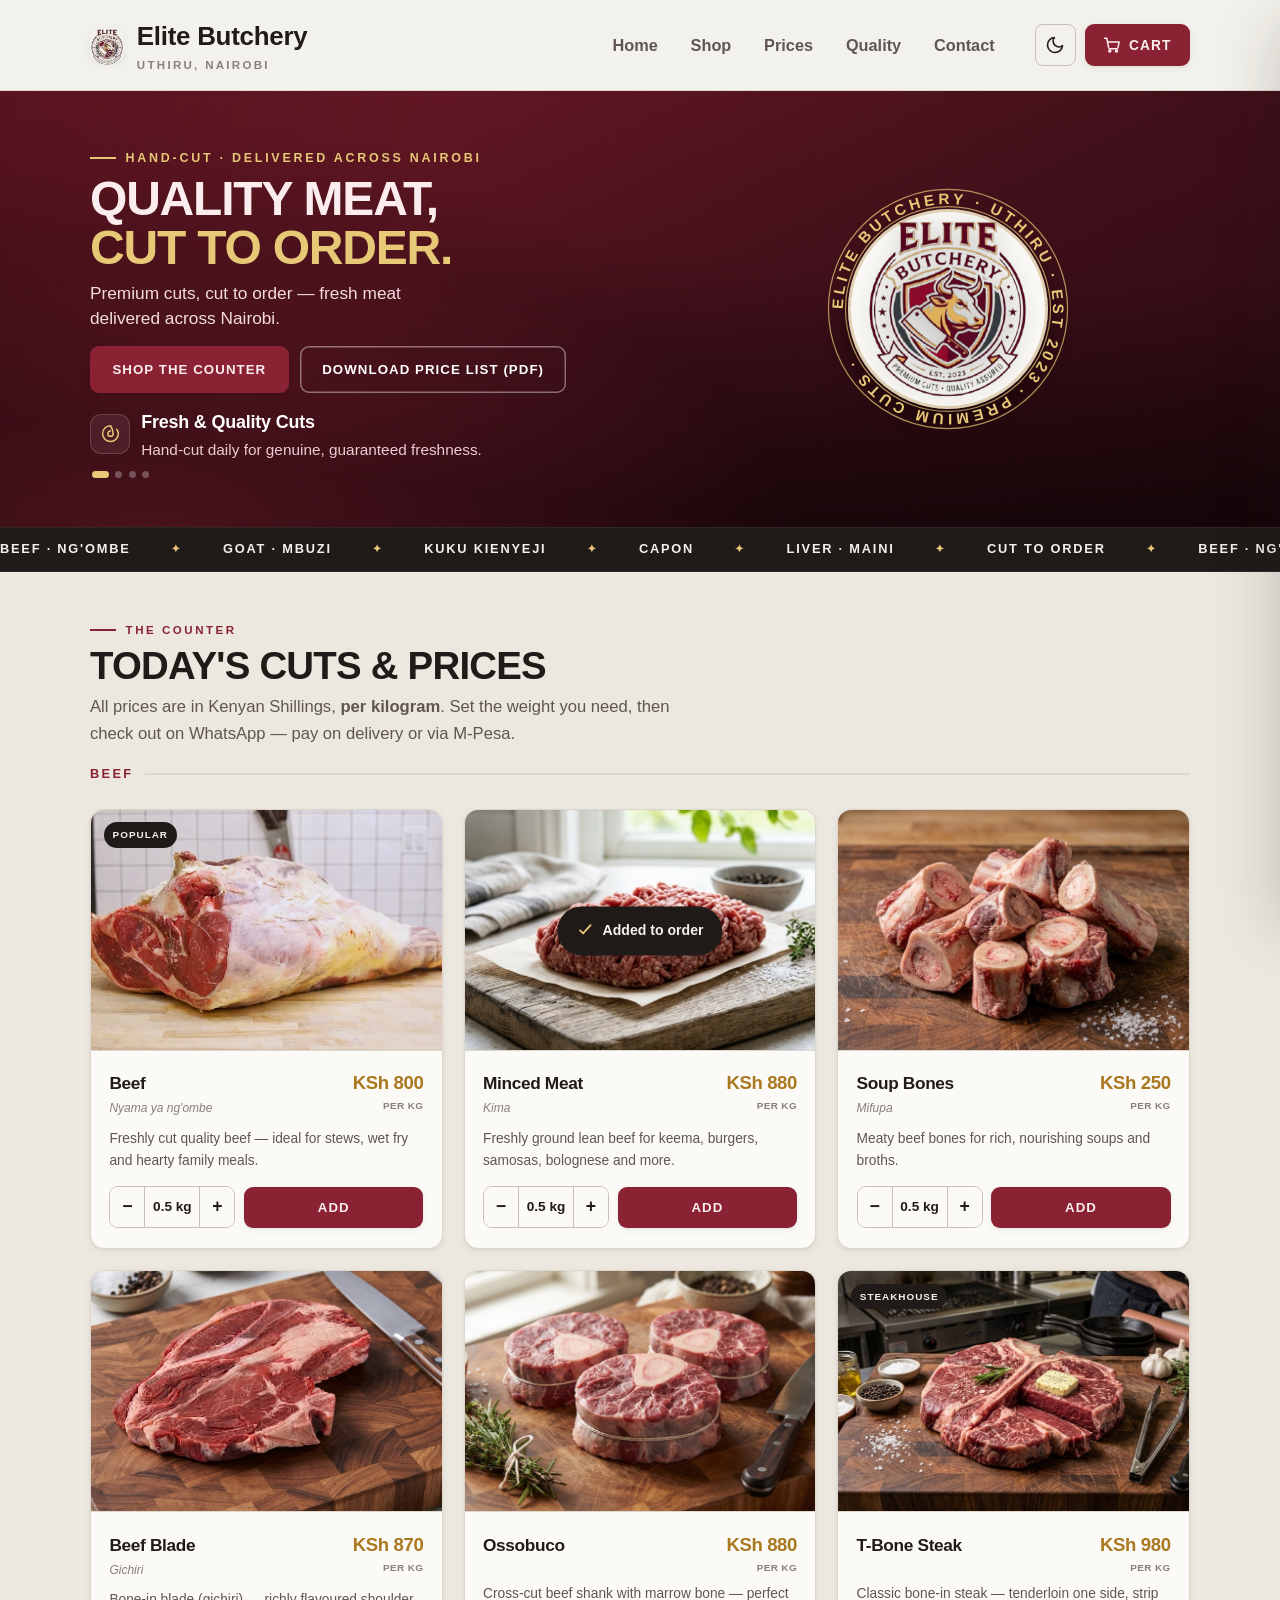
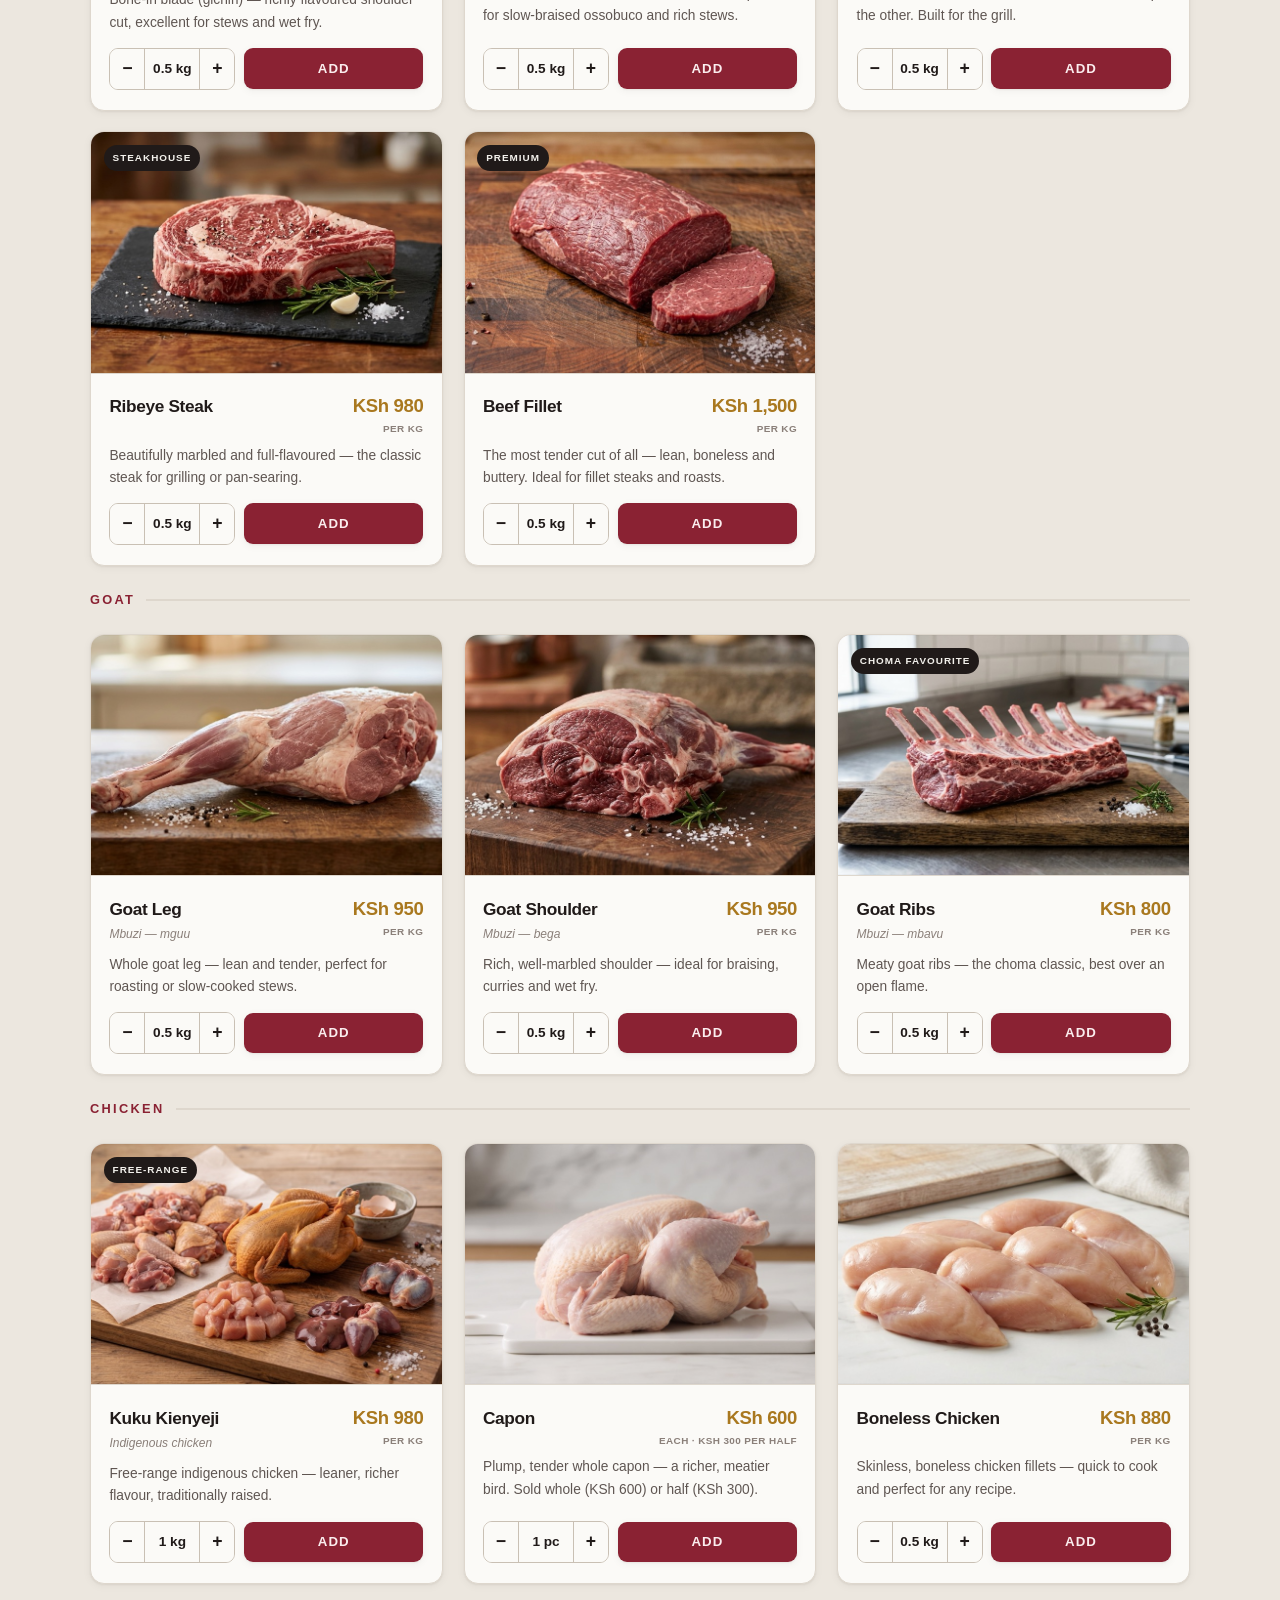
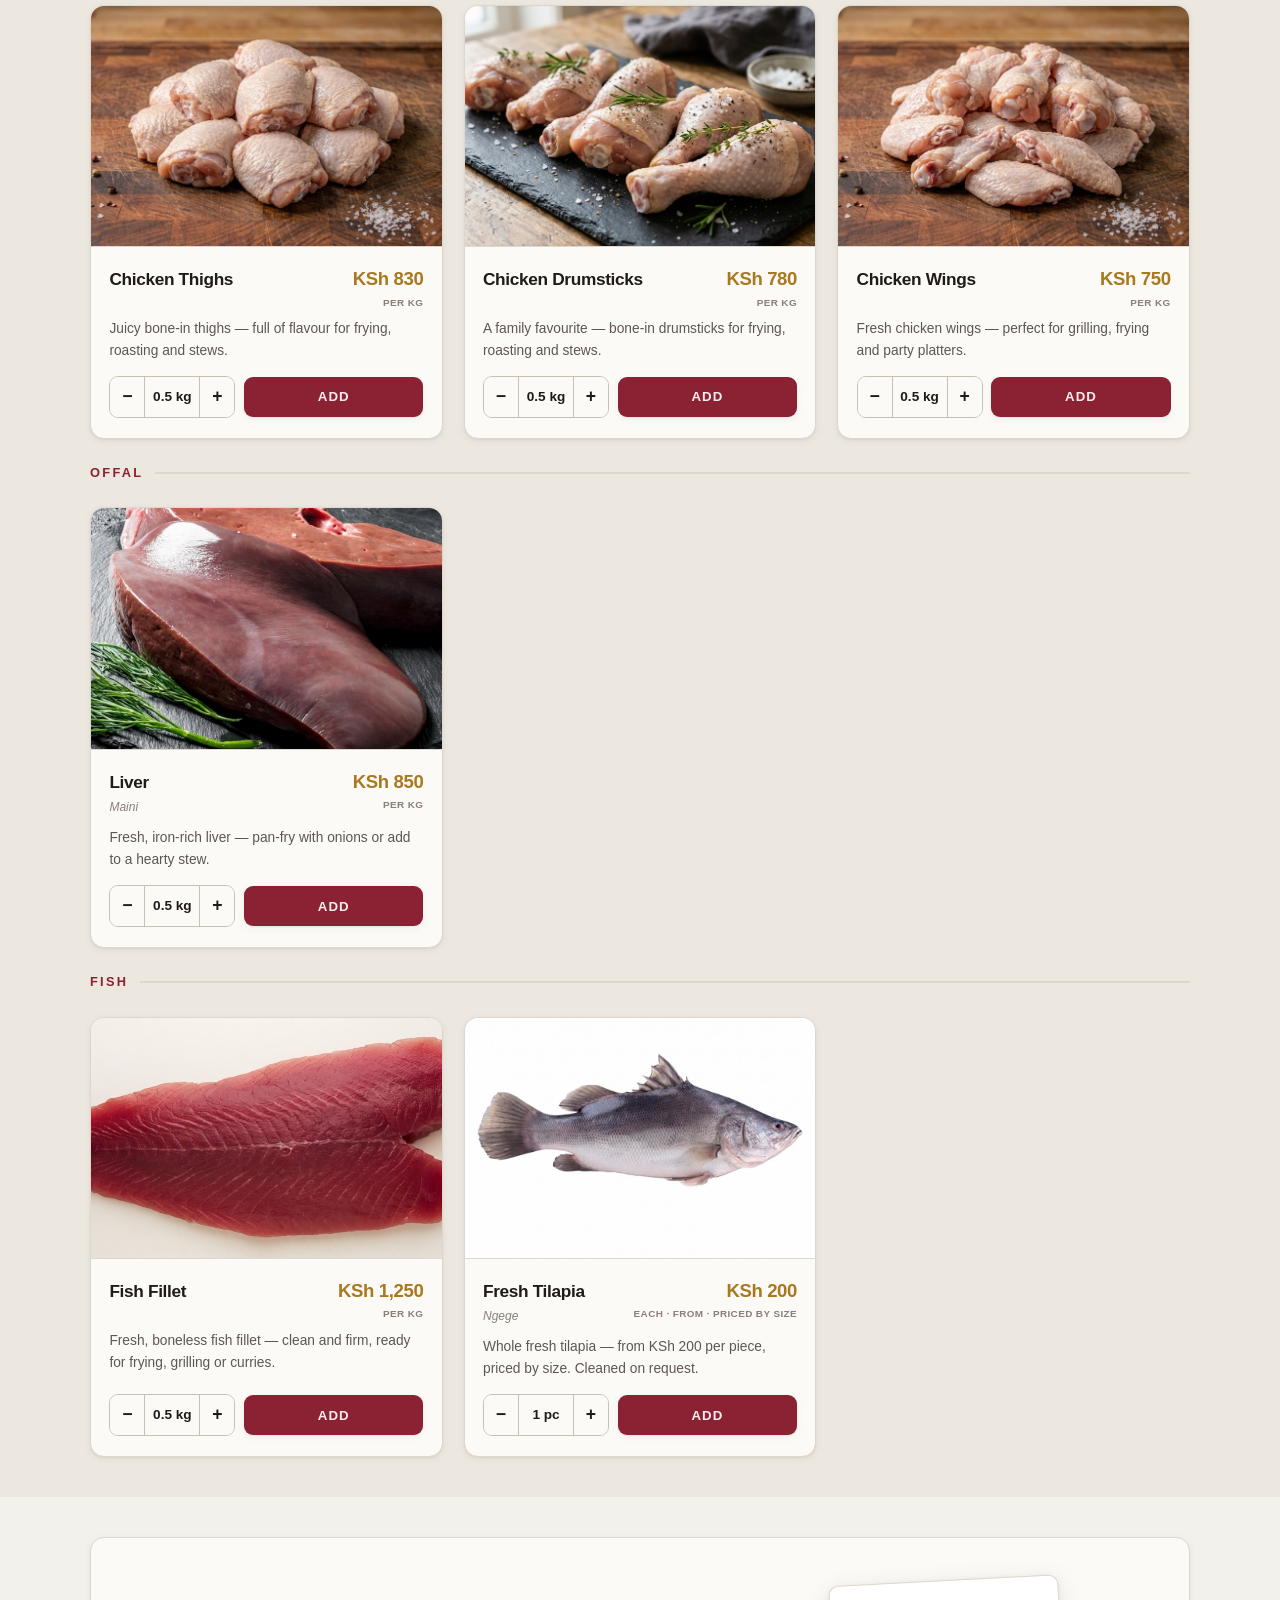
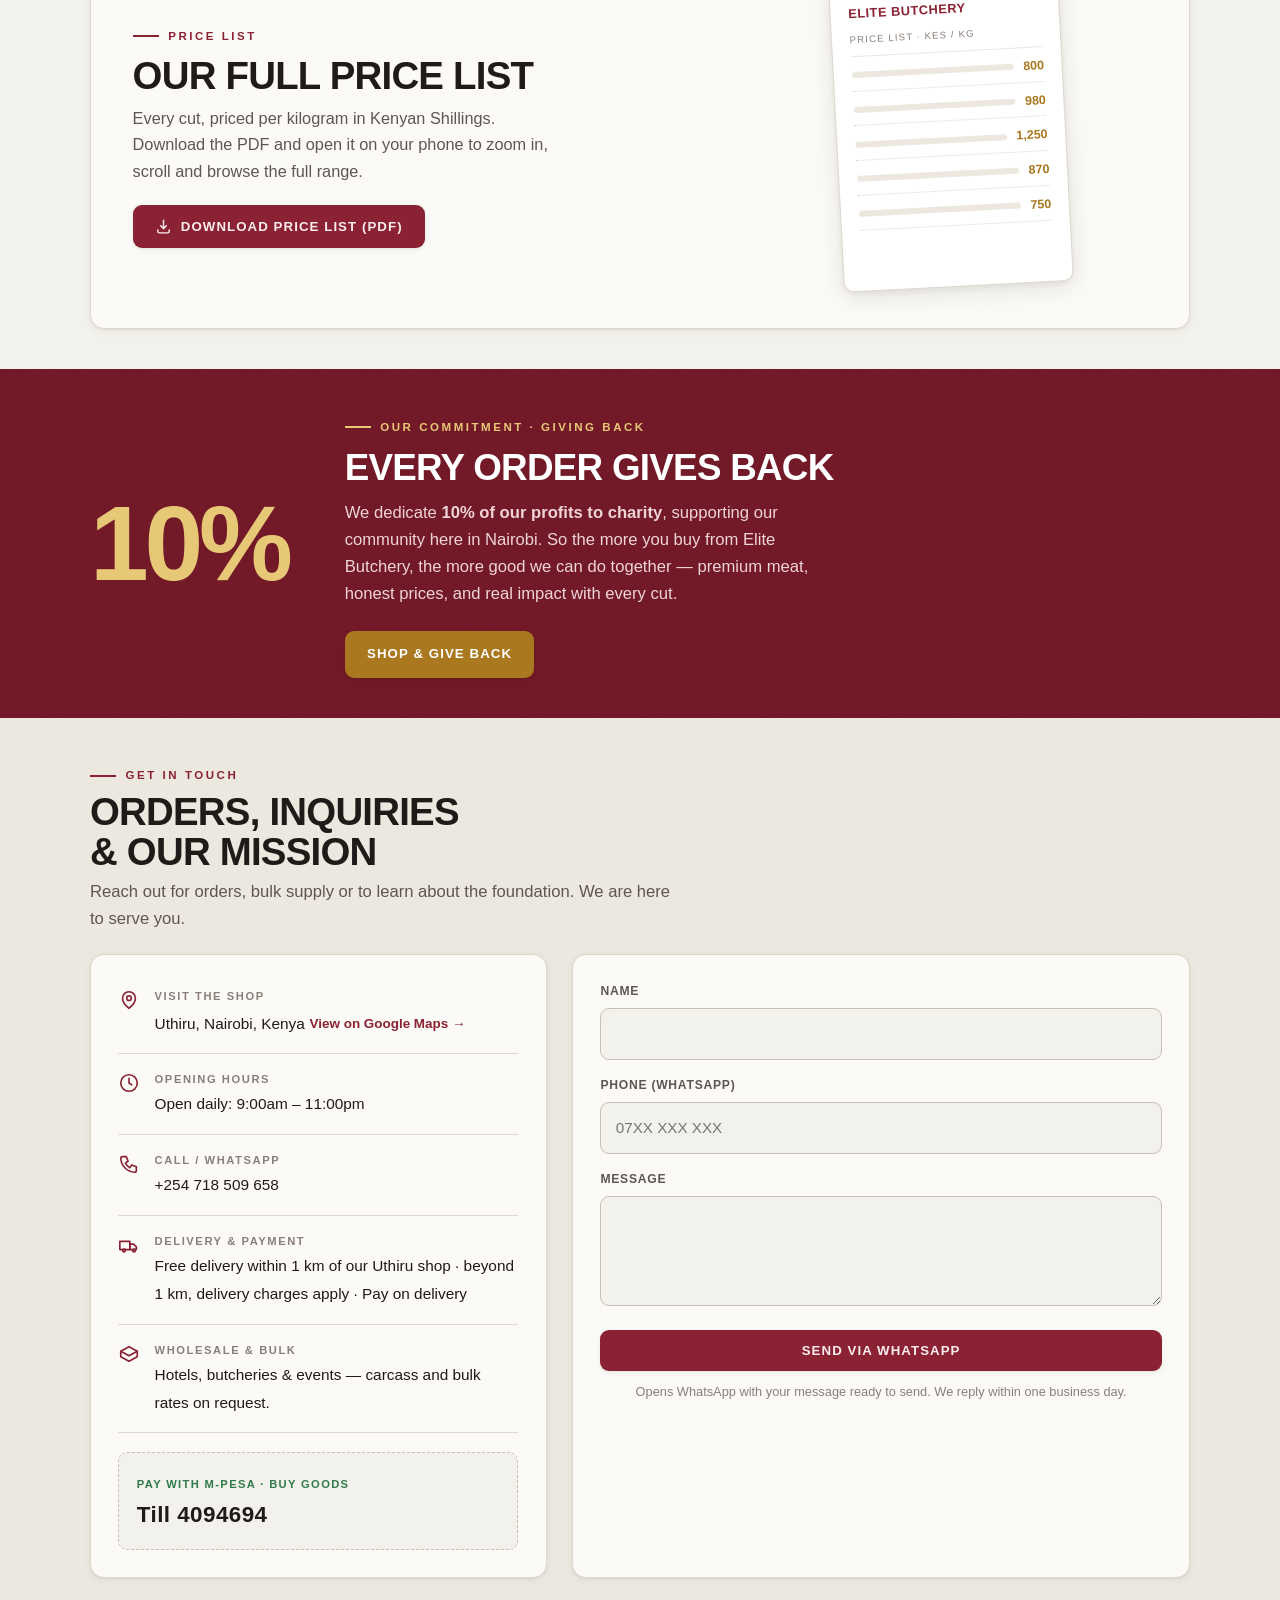
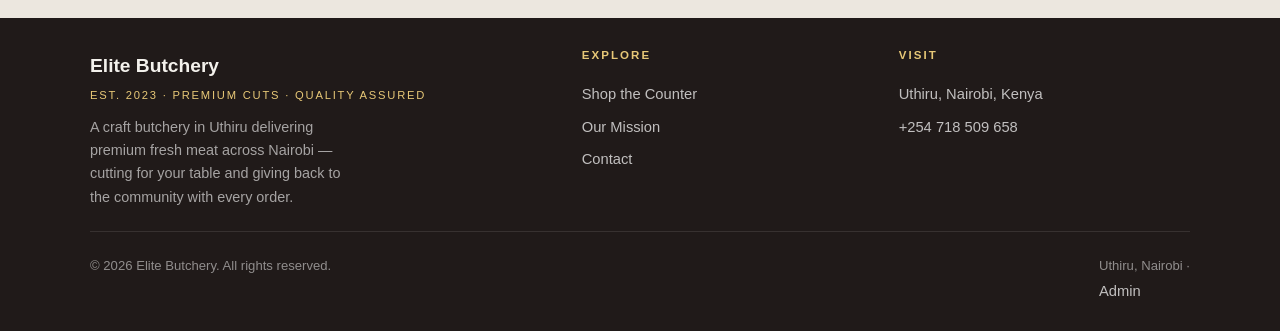
<file: index.html>
<!doctype html>
<html lang="en">
<head>
<meta charset="utf-8" />
<meta name="viewport" content="width=device-width, initial-scale=1" />
<title>Elite Butchery — Fresh Meat Delivery in Uthiru, Nairobi</title>
<meta name="description" content="Elite Butchery in Uthiru, Nairobi — fresh beef, goat, mutton, pork and chicken cut to order and delivered across Nairobi. Prices per kg in KES. Order via WhatsApp or M-Pesa." />
<meta name="theme-color" content="#8A2233" />
<meta property="og:title" content="Elite Butchery — Uthiru, Nairobi" />
<meta property="og:description" content="Fresh nyama, cut to order and delivered across Nairobi. Order via WhatsApp." />
<meta property="og:type" content="website" />
<link rel="icon" href="data:image/svg+xml,%3Csvg xmlns='http://www.w3.org/2000/svg' viewBox='0 0 100 100'%3E%3Ctext y='.9em' font-size='90'%3E%F0%9F%A5%A9%3C/text%3E%3C/svg%3E" />
<link rel="stylesheet" href="assets/css/styles.css" />
</head>
<body>
<a class="skip" href="#main">Skip to content</a>

<!-- HEADER -->
<header class="site">
  <div class="wrap bar">
    <a class="brand" href="#top" aria-label="Home">
      <span class="mark logo-mark" aria-hidden="true"><img src="assets/img/logo.png" alt="" /></span>
      <span><b data-biz="name">Elite Butchery</b><span class="tag" data-biz="location">Uthiru, Nairobi</span></span>
    </a>
    <nav class="main" id="nav">
      <a href="#top">Home</a>
      <a href="#shop">Shop</a>
      <a href="#pricelist">Prices</a>
      <a href="#mission">Quality</a>
      <a href="#contact">Contact</a>
    </nav>
    <div class="hdr-actions">
      <button class="iconbtn themetoggle" id="themeToggle" aria-label="Toggle dark mode" title="Toggle theme">
        <svg width="18" height="18" viewBox="0 0 24 24" fill="none" stroke="currentColor" stroke-width="2" stroke-linecap="round" stroke-linejoin="round"><path d="M21 12.8A9 9 0 1 1 11.2 3 7 7 0 0 0 21 12.8Z"/></svg>
      </button>
      <button class="btn cartbtn btn--sm" id="cartOpen" aria-label="Open cart">
        <svg width="18" height="18" viewBox="0 0 24 24" fill="none" stroke="currentColor" stroke-width="2" stroke-linecap="round" stroke-linejoin="round"><circle cx="9" cy="20" r="1.4"/><circle cx="18" cy="20" r="1.4"/><path d="M2 3h3l2.5 12.5A2 2 0 0 0 9.5 17H18a2 2 0 0 0 2-1.6L21.5 8H6"/></svg>
        <span class="label">Cart</span><span class="count num" id="cartCount">0</span>
      </button>
      <button class="iconbtn menutoggle" id="menuToggle" aria-label="Menu" aria-expanded="false">
        <svg width="20" height="20" viewBox="0 0 24 24" fill="none" stroke="currentColor" stroke-width="2" stroke-linecap="round"><path d="M3 6h18M3 12h18M3 18h18"/></svg>
      </button>
    </div>
  </div>
</header>

<main id="main"><a id="top"></a>

<!-- HERO -->
<section class="hero">
  <div class="wrap">
    <div class="hero-left">
      <span class="eyebrow">Hand-cut · Delivered across Nairobi</span>
      <h1>Quality Meat,<span class="em">Cut to Order.</span></h1>
      <p class="lede" data-biz="tagline">Premium cuts, cut to order — fresh meat delivered across Nairobi.</p>
      <div class="cta">
        <a class="btn" href="#shop">Shop the Counter</a>
        <button class="btn btn--ghost js-download-pdf" type="button">Download Price List (PDF)</button>
      </div>
      <div class="whycards" id="whycards" aria-label="Why Elite Butchery">
        <article class="whycard is-active">
          <span class="whyico"><svg viewBox="0 0 24 24" fill="none" stroke="currentColor" stroke-width="1.7" stroke-linecap="round" stroke-linejoin="round"><path d="M12 2C7 2 3 6 3 11a9 9 0 0 0 18 0c0-2-1-4-2-5"/><path d="M12 2c2 3 3 6 3 9a3 3 0 0 1-6 0c0-2 1-3 3-3"/></svg></span>
          <div><b>Fresh &amp; Quality Cuts</b><span>Hand-cut daily for genuine, guaranteed freshness.</span></div>
        </article>
        <article class="whycard">
          <span class="whyico"><svg viewBox="0 0 24 24" fill="none" stroke="currentColor" stroke-width="1.7" stroke-linecap="round" stroke-linejoin="round"><path d="M2 8h11v9H2z"/><path d="M13 11h4l3 3v3h-7z"/><circle cx="6" cy="18" r="1.6"/><circle cx="17" cy="18" r="1.6"/></svg></span>
          <div><b>Delivered Across Nairobi</b><span>Order on WhatsApp — free delivery within 1 km of Uthiru.</span></div>
        </article>
        <article class="whycard">
          <span class="whyico"><svg viewBox="0 0 24 24" fill="none" stroke="currentColor" stroke-width="1.7" stroke-linecap="round" stroke-linejoin="round"><path d="M12 3l7 3v5c0 4.5-3 8-7 10-4-2-7-5.5-7-10V6l7-3Z"/><path d="m9 12 2 2 4-4"/></svg></span>
          <div><b>Quality Assured</b><span>Hygienically handled — premium cuts you can trust.</span></div>
        </article>
        <article class="whycard">
          <span class="whyico"><svg viewBox="0 0 24 24" fill="none" stroke="currentColor" stroke-width="1.7" stroke-linecap="round" stroke-linejoin="round"><path d="M12 21s-7-4.5-9.5-9A5 5 0 0 1 12 6a5 5 0 0 1 9.5 6c-2.5 4.5-9.5 9-9.5 9Z"/></svg></span>
          <div><b>10% Gives Back</b><span>10% of our profits go to charity — the more you buy, the more good we do.</span></div>
        </article>
        <div class="whydots" aria-hidden="true"><i class="is-active"></i><i></i><i></i><i></i></div>
      </div>
    </div>
    <div class="heroart heroart--seal">
      <svg class="seal" viewBox="0 0 200 200" aria-hidden="true">
        <defs><path id="sealpath" d="M100,100 m-86,0 a86,86 0 1,1 172,0 a86,86 0 1,1 -172,0" fill="none"/></defs>
        <circle class="seal-ring" cx="100" cy="100" r="98"/>
        <circle class="seal-ring" cx="100" cy="100" r="84"/>
        <text class="seal-text"><textPath href="#sealpath" startOffset="0">ELITE BUTCHERY · UTHIRU · EST 2023 · PREMIUM CUTS · </textPath></text>
      </svg>
      <img class="hero-logo" src="assets/img/logo.png" alt="Elite Butchery — Premium Cuts, Quality Assured, Est. 2023" />
    </div>
  </div>
</section>

<div class="strip" aria-hidden="true">
  <div class="track">
    <span>Beef · Ng'ombe</span><span>Goat · Mbuzi</span><span>Kuku Kienyeji</span><span>Capon</span><span>Liver · Maini</span><span>Cut to order</span>
    <span>Beef · Ng'ombe</span><span>Goat · Mbuzi</span><span>Kuku Kienyeji</span><span>Capon</span><span>Liver · Maini</span><span>Cut to order</span>
  </div>
</div>

<!-- SHOP -->
<section id="shop">
  <div class="wrap">
    <div class="shop-top">
      <div class="sec-head reveal" style="margin-bottom:0">
        <span class="eyebrow">The Counter</span>
        <h2>Today's Cuts &amp; Prices</h2>
        <p>All prices are in Kenyan Shillings, <strong>per kilogram</strong>. Set the weight you need, then check out on WhatsApp — pay on delivery or via M-Pesa.</p>
      </div>
      <div class="updated num" id="updated"></div>
    </div>
    <div id="shopGrid"><!-- products injected, grouped by category --></div>
  </div>
</section>

<!-- PRICE LIST -->
<section id="pricelist">
  <div class="wrap">
    <div class="pricecard reveal">
      <div class="pricecard-body">
        <span class="eyebrow">Price list</span>
        <h2>Our Full Price List</h2>
        <p>Every cut, priced per kilogram in Kenyan Shillings. Download the PDF and open it on your phone to zoom in, scroll and browse the full range.</p>
        <div class="pricecard-actions">
          <button class="btn" id="downloadPrices" type="button">
            <svg width="17" height="17" viewBox="0 0 24 24" fill="none" stroke="currentColor" stroke-width="2" stroke-linecap="round" stroke-linejoin="round"><path d="M12 3v12m0 0 4-4m-4 4-4-4"/><path d="M4 17v2a2 2 0 0 0 2 2h12a2 2 0 0 0 2-2v-2"/></svg>
            Download Price List (PDF)
          </button>
          <span class="pricecard-note" id="pdfNote"></span>
        </div>
      </div>
      <div class="pricecard-visual" aria-hidden="true">
        <div class="pl-sheet">
          <span class="pl-sheet-title">ELITE BUTCHERY</span>
          <span class="pl-sheet-sub">Price List · KES / kg</span>
          <span class="pl-row"><i></i><b>800</b></span>
          <span class="pl-row"><i></i><b>980</b></span>
          <span class="pl-row"><i></i><b>1,250</b></span>
          <span class="pl-row"><i></i><b>870</b></span>
          <span class="pl-row"><i></i><b>750</b></span>
        </div>
      </div>
    </div>
  </div>
</section>

<!-- MISSION -->
<section id="mission">
  <div class="wrap">
    <div class="bignum reveal" aria-hidden="true">10%</div>
    <div class="reveal">
      <span class="eyebrow">Our commitment · Giving back</span>
      <h2>Every order gives back</h2>
      <p>We dedicate <strong>10% of our profits to charity</strong>, supporting our community here in Nairobi. So the more you buy from Elite Butchery, the more good we can do together — premium meat, honest prices, and real impact with every cut.</p>
      <a class="btn btn--brass" href="#shop">Shop &amp; Give Back</a>
    </div>
  </div>
</section>

<!-- CONTACT -->
<section id="contact">
  <div class="wrap">
    <div class="sec-head reveal">
      <span class="eyebrow">Get in touch</span>
      <h2>Orders, inquiries &amp; our mission</h2>
      <p>Reach out for orders, bulk supply or to learn about the foundation. We are here to serve you.</p>
    </div>
    <div class="contact-grid">
      <div class="infocard reveal">
        <div class="infoitem">
          <svg class="ico" viewBox="0 0 24 24" fill="none" stroke="currentColor" stroke-width="1.8" stroke-linecap="round" stroke-linejoin="round"><path d="M12 21s-7-5.5-7-11a7 7 0 0 1 14 0c0 5.5-7 11-7 11Z"/><circle cx="12" cy="10" r="2.5"/></svg>
          <div><b>Visit the shop</b><span data-biz="address">Uthiru, Nairobi, Kenya</span>
            <a class="maplink" data-biz-link="maps" href="#" target="_blank" rel="noopener">View on Google Maps →</a></div>
        </div>
        <div class="infoitem">
          <svg class="ico" viewBox="0 0 24 24" fill="none" stroke="currentColor" stroke-width="1.8" stroke-linecap="round" stroke-linejoin="round"><circle cx="12" cy="12" r="9"/><path d="M12 7v5l3 2"/></svg>
          <div><b>Opening hours</b><span data-biz="hours">Open daily: 9:00am – 11:00pm</span></div>
        </div>
        <div class="infoitem">
          <svg class="ico" viewBox="0 0 24 24" fill="none" stroke="currentColor" stroke-width="1.8" stroke-linecap="round" stroke-linejoin="round"><path d="M5 4h4l2 5-3 2a12 12 0 0 0 5 5l2-3 5 2v4a2 2 0 0 1-2 2A16 16 0 0 1 3 6a2 2 0 0 1 2-2Z"/></svg>
          <div><b>Call / WhatsApp</b><span><a data-biz-link="phone" href="#">+254 718 509 658</a></span></div>
        </div>
        <div class="infoitem">
          <svg class="ico" viewBox="0 0 24 24" fill="none" stroke="currentColor" stroke-width="1.8" stroke-linecap="round" stroke-linejoin="round"><path d="M2 8h11v9H2z"/><path d="M13 11h4l3 3v3h-7z"/><circle cx="6.5" cy="18" r="1.5"/><circle cx="17.5" cy="18" r="1.5"/></svg>
          <div><b>Delivery &amp; payment</b><span data-biz="deliveryNote">Free delivery available · Pay on delivery</span></div>
        </div>
        <div class="infoitem">
          <svg class="ico" viewBox="0 0 24 24" fill="none" stroke="currentColor" stroke-width="1.8" stroke-linecap="round" stroke-linejoin="round"><path d="M3 9l9-5 9 5-9 5-9-5Z"/><path d="M3 9v6l9 5 9-5V9"/></svg>
          <div><b>Wholesale &amp; bulk</b><span data-biz="wholesale">Hotels, butcheries &amp; events — carcass and bulk rates on request.</span></div>
        </div>
        <div class="mpesa" id="mpesaBlock" hidden>
          <b>Pay with M-Pesa · Buy Goods</b>
          <div class="till">Till <span data-biz="mpesaTill"></span></div>
        </div>
      </div>

      <form class="card2" id="contactForm" novalidate>
        <div class="field">
          <label for="cf-name">Name</label>
          <input id="cf-name" name="name" type="text" autocomplete="name" required />
          <div class="err">Please enter your name.</div>
        </div>
        <div class="field">
          <label for="cf-phone">Phone (WhatsApp)</label>
          <input id="cf-phone" name="phone" type="tel" inputmode="tel" autocomplete="tel" placeholder="07XX XXX XXX" required />
          <div class="err">Please enter a valid phone number.</div>
        </div>
        <div class="field">
          <label for="cf-msg">Message</label>
          <textarea id="cf-msg" name="message" required></textarea>
          <div class="err">Please add a short message.</div>
        </div>
        <button class="btn btn--block" type="submit">Send via WhatsApp</button>
        <p class="formnote">Opens WhatsApp with your message ready to send. We reply within one business day.</p>
        <div class="success" id="formSuccess" role="status">
          <svg viewBox="0 0 24 24" fill="none" stroke="currentColor" stroke-width="2" stroke-linecap="round" stroke-linejoin="round"><circle cx="12" cy="12" r="10"/><path d="m8 12 3 3 5-6"/></svg>
          Asante! We've opened WhatsApp — just tap send to reach us.
        </div>
      </form>
    </div>
  </div>
</section>
</main>

<!-- FOOTER -->
<footer class="site">
  <div class="wrap">
    <div class="cols">
      <div class="fbrand">
        <b data-biz="name">Elite Butchery</b>
        <span style="display:block;font-size:.7rem;letter-spacing:.16em;text-transform:uppercase;color:var(--brass-soft);margin-top:.3rem">Est. 2023 · Premium Cuts · Quality Assured</span>
        <p>A craft butchery in Uthiru delivering premium fresh meat across Nairobi — cutting for your table and giving back to the community with every order.</p>
      </div>
      <div>
        <h4>Explore</h4>
        <a href="#shop">Shop the Counter</a>
        <a href="#mission">Our Mission</a>
        <a href="#contact">Contact</a>
      </div>
      <div>
        <h4>Visit</h4>
        <a href="#contact" data-biz="address">Uthiru, Nairobi</a>
        <a data-biz-link="phone" href="#">+254 718 509 658</a>
      </div>
    </div>
    <div class="foot-bottom">
      <span>© <span id="year">2026</span> <span data-biz="name">Elite Butchery</span>. All rights reserved.</span>
      <span>Uthiru, Nairobi · <a href="admin.html">Admin</a></span>
    </div>
  </div>
</footer>

<!-- CART -->
<div class="scrim" id="scrim"></div>
<aside class="drawer" id="drawer" aria-label="Shopping cart" aria-hidden="true">
  <div class="dhead">
    <svg width="20" height="20" viewBox="0 0 24 24" fill="none" stroke="currentColor" stroke-width="2" stroke-linecap="round" stroke-linejoin="round"><circle cx="9" cy="20" r="1.4"/><circle cx="18" cy="20" r="1.4"/><path d="M2 3h3l2.5 12.5A2 2 0 0 0 9.5 17H18a2 2 0 0 0 2-1.6L21.5 8H6"/></svg>
    <h3>Your Order</h3>
    <button class="close" id="cartClose" aria-label="Close cart">
      <svg width="22" height="22" viewBox="0 0 24 24" fill="none" stroke="currentColor" stroke-width="2" stroke-linecap="round"><path d="M6 6l12 12M18 6L6 18"/></svg>
    </button>
  </div>
  <div class="ditems" id="ditems"></div>
  <div class="dfoot">
    <div class="dform">
      <input id="ordName" type="text" autocomplete="name" placeholder="Your name" aria-label="Your name" />
      <input id="ordLoc" type="text" autocomplete="address-level3" placeholder="Delivery location (estate, house/plot no.)" aria-label="Delivery location" />
    </div>
    <div class="dline"><span>Subtotal</span><span class="num" id="subtotal">KSh 0</span></div>
    <div class="dline"><span>Delivery</span><span id="delivery">—</span></div>
    <div class="dtotal"><b>Total</b><span class="amt num" id="total">KSh 0</span></div>
    <button class="btn btn--wa btn--block" id="checkout" disabled>
      <svg width="18" height="18" viewBox="0 0 24 24" fill="currentColor"><path d="M12 2a10 10 0 0 0-8.5 15.2L2 22l4.9-1.5A10 10 0 1 0 12 2Zm5.8 14.2c-.2.7-1.4 1.3-2 1.4-.5.1-1.2.1-1.9-.1-.4-.1-1-.3-1.8-.6-3-1.3-5-4.4-5.2-4.6-.1-.2-1.2-1.6-1.2-3s.7-2.1 1-2.4c.2-.3.5-.3.7-.3h.5c.2 0 .4 0 .6.5l.8 2c.1.2 0 .4-.1.5l-.4.5c-.2.2-.3.3-.1.6.2.3.9 1.4 1.9 2.3 1.3 1.1 2.3 1.5 2.6 1.6.3.1.4.1.6-.1l.7-.9c.2-.2.4-.2.6-.1l1.9.9c.3.1.4.2.5.3.1.3.1.7-.1 1.3Z"/></svg>
      Order on WhatsApp
    </button>
    <p class="dhint" id="dhint">Add cuts to start your order.</p>
  </div>
</aside>

<div class="toast" id="toast" role="status" aria-live="polite">
  <svg viewBox="0 0 24 24" fill="none" stroke="currentColor" stroke-width="2.4" stroke-linecap="round" stroke-linejoin="round"><path d="m5 12 4 4 10-11"/></svg>
  <span id="toastMsg">Added to order</span>
</div>

<script src="assets/js/data.js"></script>
<script src="assets/js/store.js"></script>
<script src="assets/js/app.js"></script>
</body>
</html>
</file>
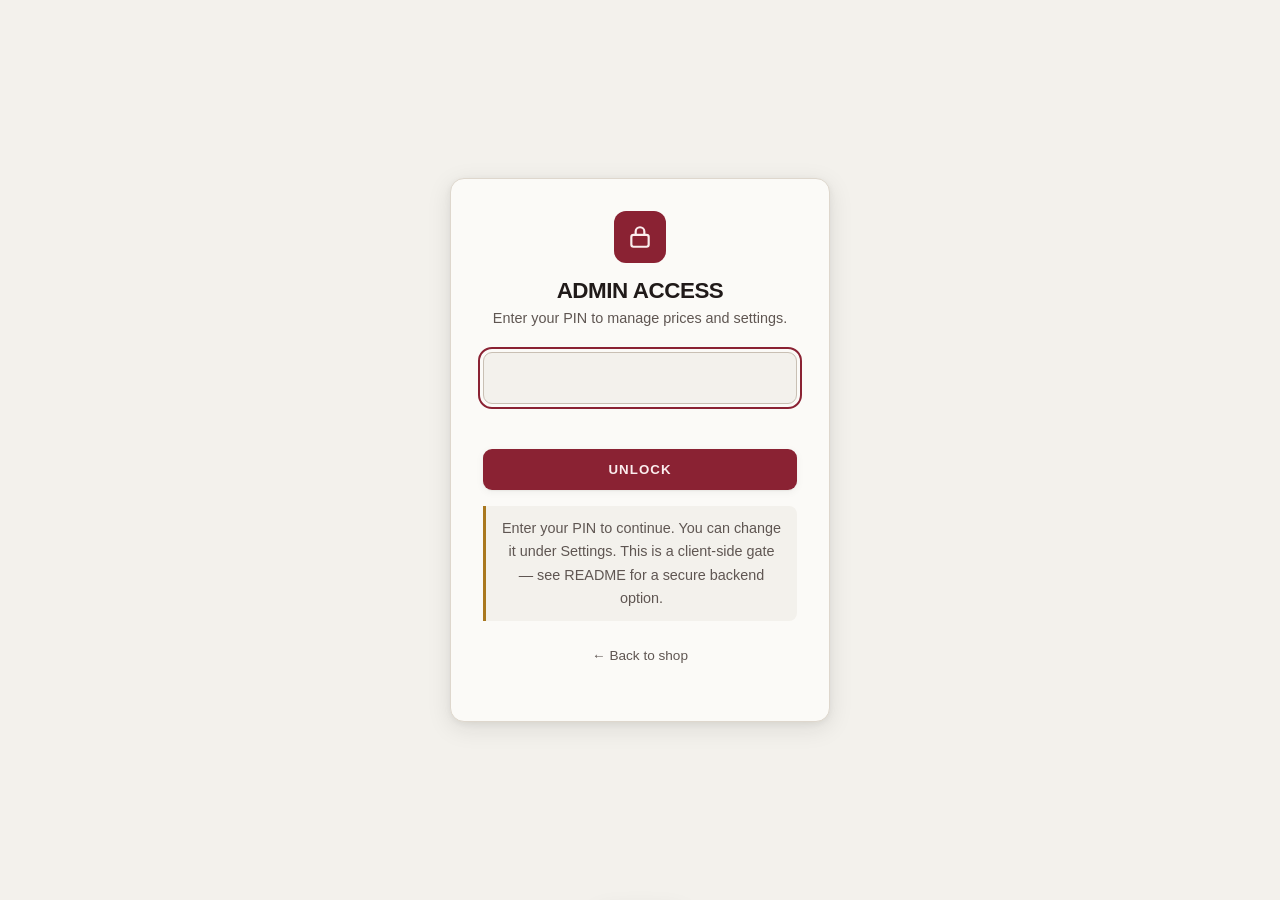
<file: admin.html>
<!doctype html>
<html lang="en">
<head>
<meta charset="utf-8" />
<meta name="viewport" content="width=device-width, initial-scale=1" />
<title>Admin · Elite Butchery</title>
<meta name="robots" content="noindex, nofollow" />
<meta name="theme-color" content="#8A2233" />
<link rel="icon" href="data:image/svg+xml,%3Csvg xmlns='http://www.w3.org/2000/svg' viewBox='0 0 100 100'%3E%3Ctext y='.9em' font-size='90'%3E%F0%9F%94%90%3C/text%3E%3C/svg%3E" />
<link rel="stylesheet" href="assets/css/styles.css" />
</head>
<body class="admin-body">

<!-- LOGIN -->
<div class="login-wrap" id="login">
  <div class="login-card">
    <div class="mark" aria-hidden="true">
      <svg width="26" height="26" viewBox="0 0 24 24" fill="none" stroke="currentColor" stroke-width="2" stroke-linecap="round" stroke-linejoin="round"><rect x="4" y="10" width="16" height="11" rx="2"/><path d="M8 10V7a4 4 0 0 1 8 0v3"/></svg>
    </div>
    <h1>Admin Access</h1>
    <p>Enter your PIN to manage prices and settings.</p>
    <form id="pinForm">
      <div class="pinrow"><input id="pin" type="password" inputmode="numeric" autocomplete="off" maxlength="12" aria-label="Admin PIN" /></div>
      <div class="loginerr" id="loginErr"></div>
      <button class="btn btn--block" type="submit">Unlock</button>
    </form>
    <p class="note">Enter your PIN to continue. You can change it under Settings. This is a client-side gate — see README for a secure backend option.</p>
    <p style="margin-top:1rem"><a href="index.html" style="font-size:.85rem;color:var(--ink-soft)">← Back to shop</a></p>
  </div>
</div>

<!-- DASHBOARD -->
<div class="admin-shell" id="dash" hidden>
  <div class="admin-top">
    <a class="brand" href="index.html">
      <span class="mark" aria-hidden="true"><svg width="20" height="20" viewBox="0 0 24 24" fill="none" stroke="currentColor" stroke-width="2" stroke-linecap="round" stroke-linejoin="round"><path d="M4 15a5 5 0 0 1 5-5h2l7-6v6l-4 3v5a3 3 0 0 1-3 3H8a4 4 0 0 1-4-4Z"/></svg></span>
      <span><b data-biz="name">Elite Butchery</b><span class="tag">Admin dashboard</span></span>
    </a>
    <span class="badge">Admin</span>
    <button class="iconbtn themetoggle" id="themeToggle" aria-label="Toggle theme" title="Toggle theme">
      <svg width="18" height="18" viewBox="0 0 24 24" fill="none" stroke="currentColor" stroke-width="2" stroke-linecap="round" stroke-linejoin="round"><path d="M21 12.8A9 9 0 1 1 11.2 3 7 7 0 0 0 21 12.8Z"/></svg>
    </button>
    <a class="btn btn--ghost btn--sm" href="index.html">View shop</a>
    <button class="btn btn--sm" id="logout">Lock</button>
  </div>

  <!-- PRICES -->
  <div class="panel">
    <h2>Prices &amp; Stock</h2>
    <p class="sub">All prices are in Kenyan Shillings, per kilogram. Edit a price, toggle stock, then <b>Save changes</b>. Changes apply to this browser immediately; to publish to every customer, use <b>Export for deploy</b> below.</p>
    <div class="tablewrap">
      <table class="admin" id="priceTable">
        <thead><tr><th>Product</th><th>Category</th><th>Price / kg</th><th>In stock</th><th></th></tr></thead>
        <tbody id="priceBody"></tbody>
      </table>
    </div>
    <div class="actionsbar">
      <button class="btn" id="saveProducts">Save changes</button>
      <button class="btn btn--ghost btn--sm" id="addProduct">+ Add product</button>
      <span class="savepill" id="savePill">Saved ✓</span>
    </div>
  </div>

  <!-- SETTINGS -->
  <div class="panel">
    <h2>Business Settings</h2>
    <p class="sub">Shop details, contact channels and delivery rules used across the site and on WhatsApp orders.</p>
    <form id="settingsForm">
      <div class="admin-grid">
        <div class="field"><label for="s-name">Business name</label><input id="s-name" name="name" type="text" /></div>
        <div class="field"><label for="s-location">Location (short)</label><input id="s-location" name="location" type="text" /></div>
        <div class="field" style="grid-column:1/-1"><label for="s-tagline">Tagline</label><input id="s-tagline" name="tagline" type="text" /></div>
        <div class="field" style="grid-column:1/-1"><label for="s-address">Full address</label><input id="s-address" name="address" type="text" /></div>
        <div class="field"><label for="s-phone">Phone</label><input id="s-phone" name="phone" type="text" /></div>
        <div class="field"><label for="s-whatsapp">WhatsApp number (digits, e.g. 2547XXXXXXXX)</label><input id="s-whatsapp" name="whatsapp" type="text" inputmode="numeric" /></div>
        <div class="field"><label for="s-maps">Google Maps link</label><input id="s-maps" name="maps" type="url" placeholder="https://maps.google.com/… (your exact pin)" /></div>
        <div class="field"><label for="s-mpesa">M-Pesa Buy Goods till</label><input id="s-mpesa" name="mpesaTill" type="text" inputmode="numeric" /></div>
        <div class="field" style="grid-column:1/-1"><label for="s-hours">Opening hours</label><input id="s-hours" name="hours" type="text" /></div>
        <div class="field"><label for="s-fee">Delivery fee (KES)</label><input id="s-fee" name="deliveryFee" type="number" min="0" step="10" /></div>
        <div class="field"><label for="s-free">Free delivery over (KES)</label><input id="s-free" name="freeDeliveryThreshold" type="number" min="0" step="100" /></div>
        <div class="field"><label for="s-give">Give-back (% of profit)</label><input id="s-give" name="givebackPercent" type="number" min="0" max="100" step="1" /></div>
      </div>
      <div class="actionsbar">
        <button class="btn" type="submit">Save settings</button>
        <span class="savepill" id="savePill2">Saved ✓</span>
      </div>
    </form>
  </div>

  <!-- SECURITY -->
  <div class="panel">
    <h2>Admin PIN</h2>
    <p class="sub">Change the PIN used to open this dashboard.</p>
    <form id="pinChangeForm">
      <div class="admin-grid">
        <div class="field"><label for="s-pin">New PIN</label><input id="s-pin" type="password" inputmode="numeric" maxlength="12" /></div>
        <div class="field"><label for="s-pin2">Confirm PIN</label><input id="s-pin2" type="password" inputmode="numeric" maxlength="12" /></div>
      </div>
      <div class="actionsbar">
        <button class="btn" type="submit">Update PIN</button>
        <span class="savepill" id="savePill3">Updated ✓</span>
      </div>
      <div class="loginerr" id="pinChangeErr" style="min-height:auto"></div>
    </form>
  </div>

  <!-- DEPLOY -->
  <div class="panel">
    <h2>Publish &amp; Backup</h2>
    <p class="sub">Your edits live in this browser. To make them the permanent, everyone-sees-them version, export the data file and commit it to your repository (replace <code>assets/js/data.js</code>), then redeploy.</p>
    <div class="actionsbar">
      <button class="btn btn--brass" id="exportData">⬇ Export for deploy (data.js)</button>
      <button class="btn btn--ghost btn--sm" id="copyData">Copy to clipboard</button>
      <label class="btn btn--ghost btn--sm" for="importFile" style="cursor:pointer">Import backup…</label>
      <input id="importFile" type="file" accept=".js,.json,text/*" hidden />
      <button class="btn btn--ghost btn--sm" id="resetData" style="color:var(--warn)">Reset to defaults</button>
    </div>
    <div class="note" id="deployNote">Tip: after committing the new <b>data.js</b>, run your deploy (GitHub Pages / Netlify / Vercel). New visitors will get the updated prices.</div>
  </div>
</div>

<div class="toast" id="toast" role="status" aria-live="polite">
  <svg viewBox="0 0 24 24" fill="none" stroke="currentColor" stroke-width="2.4" stroke-linecap="round" stroke-linejoin="round"><path d="m5 12 4 4 10-11"/></svg>
  <span id="toastMsg">Saved</span>
</div>

<script src="assets/js/data.js"></script>
<script src="assets/js/store.js"></script>
<script src="assets/js/admin.js"></script>
</body>
</html>
</file>
<file: assets/css/styles.css>
/* =============================================================
   Elite Butchery — styles (shared by storefront + admin)
   Palette: oxblood signature, brass accent, marble-bone ground.
   Theme-aware: system by default, overridable via [data-theme].
   ============================================================= */
:root{
  --ground:#F3F1EC; --surface:#FBFAF7; --surface-2:#ECE7DF;
  --ink:#201A19; --ink-soft:#5F5652; --ink-faint:#8A7F79;
  --line:#DED7CD; --line-strong:#C9C0B4;
  --oxblood:#8A2233; --oxblood-deep:#6E1826; --oxblood-ink:#FBEDEE;
  --brass:#A9781F; --brass-soft:#E7C877;
  --good:#2F7A4A; --good-bg:#E6F1E9; --warn:#B4531B;
  --shadow-sm:0 1px 2px rgba(32,26,25,.06),0 2px 8px rgba(32,26,25,.05);
  --shadow-md:0 6px 24px rgba(32,26,25,.10),0 2px 6px rgba(32,26,25,.06);
  --shadow-lg:0 24px 60px rgba(32,26,25,.22);
  --maxw:1180px; --pad:clamp(1.15rem,4vw,2.5rem); --r:14px; --r-sm:9px;
  --sans:"Helvetica Neue",Helvetica,Arial,system-ui,-apple-system,"Segoe UI",Roboto,sans-serif;
  --display:"Helvetica Neue",Arial,system-ui,-apple-system,"Segoe UI Semibold",sans-serif;
}
@media (prefers-color-scheme:dark){
  :root:not([data-theme="light"]){
    --ground:#171210; --surface:#211A18; --surface-2:#2B2320;
    --ink:#F3ECE4; --ink-soft:#B7ABA2; --ink-faint:#8C8079;
    --line:#372D29; --line-strong:#4A3D38;
    --oxblood:#D25366; --oxblood-deep:#B23A4C; --oxblood-ink:#1B0E10;
    --brass:#D8A84A; --brass-soft:#7C5E24;
    --good:#5FB981; --good-bg:#173322; --warn:#E08A4A;
    --shadow-sm:0 1px 2px rgba(0,0,0,.4);
    --shadow-md:0 8px 30px rgba(0,0,0,.5);
    --shadow-lg:0 28px 70px rgba(0,0,0,.62);
  }
}
:root[data-theme="dark"]{
  --ground:#171210; --surface:#211A18; --surface-2:#2B2320;
  --ink:#F3ECE4; --ink-soft:#B7ABA2; --ink-faint:#8C8079;
  --line:#372D29; --line-strong:#4A3D38;
  --oxblood:#D25366; --oxblood-deep:#B23A4C; --oxblood-ink:#1B0E10;
  --brass:#D8A84A; --brass-soft:#7C5E24;
  --good:#5FB981; --good-bg:#173322; --warn:#E08A4A;
  --shadow-sm:0 1px 2px rgba(0,0,0,.4);
  --shadow-md:0 8px 30px rgba(0,0,0,.5);
  --shadow-lg:0 28px 70px rgba(0,0,0,.62);
}

*{box-sizing:border-box}
[hidden]{display:none!important}   /* ensure the hidden attribute always hides (beats class display rules, e.g. admin login/dash) */
html{scroll-behavior:smooth;scroll-padding-top:100px}
@media (prefers-reduced-motion:reduce){html{scroll-behavior:auto}}
body{margin:0;background:var(--ground);color:var(--ink);font-family:var(--sans);
  font-size:clamp(15px,.4vw + 14px,17px);line-height:1.62;-webkit-font-smoothing:antialiased;text-rendering:optimizeLegibility}
h1,h2,h3,h4{font-family:var(--display);font-weight:800;line-height:1.04;letter-spacing:-.02em;text-wrap:balance;margin:0}
p{margin:0}
a{color:inherit;text-decoration:none}
img,svg{max-width:100%;display:block}
::selection{background:var(--oxblood);color:var(--oxblood-ink)}
:focus-visible{outline:2.5px solid var(--oxblood);outline-offset:3px;border-radius:4px}
@media (prefers-color-scheme:dark){:root:not([data-theme="light"]) :focus-visible{outline-color:var(--brass)}}
:root[data-theme="dark"] :focus-visible{outline-color:var(--brass)}

.wrap{max-width:var(--maxw);margin:0 auto;padding-inline:var(--pad)}
.eyebrow{font-size:.72rem;font-weight:700;letter-spacing:.22em;text-transform:uppercase;color:var(--oxblood);display:inline-flex;align-items:center;gap:.6rem}
.eyebrow::before{content:"";width:26px;height:2px;background:currentColor;display:inline-block}
.num{font-variant-numeric:tabular-nums}
.skip{position:absolute;left:-999px;top:0;background:var(--oxblood);color:#fff;padding:.7rem 1rem;z-index:200;border-radius:0 0 8px 0}
.skip:focus{left:0}

/* buttons */
.btn{--bg:var(--oxblood);--fg:var(--oxblood-ink);display:inline-flex;align-items:center;justify-content:center;gap:.55rem;
  background:var(--bg);color:var(--fg);font-family:var(--display);font-weight:800;font-size:.83rem;letter-spacing:.08em;text-transform:uppercase;
  padding:.8rem 1.4rem;border:none;border-radius:var(--r-sm);cursor:pointer;
  transition:transform .16s ease,box-shadow .2s ease,background .2s ease;box-shadow:var(--shadow-sm)}
.btn:hover{transform:translateY(-2px);box-shadow:var(--shadow-md)}
.btn:active{transform:translateY(0)}
.btn--ghost{--bg:transparent;--fg:var(--ink);box-shadow:inset 0 0 0 1.5px var(--line-strong)}
.btn--ghost:hover{--bg:var(--surface)}
.btn--brass{--bg:var(--brass);--fg:#fff}
.btn--wa{--bg:#1FA855;--fg:#fff}
.btn--block{width:100%}
.btn--sm{padding:.5rem .8rem;font-size:.72rem}
.btn[disabled]{opacity:.4;cursor:not-allowed;transform:none;box-shadow:none}
@media (prefers-reduced-motion:reduce){.btn:hover{transform:none}}

.iconbtn{background:none;border:1.5px solid var(--line-strong);border-radius:8px;padding:.45rem;cursor:pointer;color:var(--ink);display:inline-grid;place-items:center}
.iconbtn:hover{background:var(--surface-2)}

/* ---------------- header ---------------- */
header.site{position:sticky;top:0;z-index:60;background:color-mix(in srgb,var(--ground) 86%,transparent);
  backdrop-filter:saturate(1.4) blur(12px);border-bottom:1px solid var(--line)}
.bar{display:flex;align-items:center;gap:.9rem;height:90px}
.brand{display:flex;align-items:center;gap:.8rem;font-family:var(--display);font-weight:800}
.brand .mark{width:34px;height:34px;border-radius:8px;flex:none;background:var(--oxblood);color:var(--oxblood-ink);display:grid;place-items:center;box-shadow:var(--shadow-sm)}
.brand b{font-size:1.62rem;letter-spacing:-.01em;display:block}
.brand .tag{font-size:.72rem;letter-spacing:.2em;text-transform:uppercase;color:var(--ink-faint);display:block;margin-top:-2px}
nav.main{margin-left:auto;display:flex;align-items:center;gap:.25rem}
nav.main a{font-size:1.02rem;font-weight:600;color:var(--ink-soft);padding:.55rem .9rem;border-radius:8px;transition:color .15s,background .15s}
nav.main a:hover{color:var(--ink);background:var(--surface-2)}
.hdr-actions{display:flex;align-items:center;gap:.55rem;margin-left:.5rem}
.hdr-actions .cartbtn.btn--sm{padding:.72rem 1.15rem;font-size:.86rem}
.hdr-actions .iconbtn{padding:.6rem}
.hdr-actions .iconbtn svg{width:20px;height:20px}
.cartbtn{position:relative;display:inline-flex;align-items:center;gap:.5rem}
.cartbtn .count{position:absolute;top:-7px;right:-7px;min-width:19px;height:19px;padding:0 4px;background:var(--brass);color:#fff;
  font-size:.68rem;font-weight:800;border-radius:99px;display:grid;place-items:center;font-variant-numeric:tabular-nums;
  transform:scale(0);transition:transform .18s cubic-bezier(.4,1.5,.5,1)}
.cartbtn.has .count{transform:scale(1)}
.menutoggle{display:none}
@media (max-width:900px){
  nav.main{position:fixed;inset:90px 0 auto 0;flex-direction:column;align-items:stretch;gap:0;background:var(--surface);
    border-bottom:1px solid var(--line);padding:.5rem var(--pad) 1rem;transform:translateY(-160%);transition:transform .3s ease;box-shadow:var(--shadow-md);margin:0}
  nav.main.open{transform:translateY(0)}
  nav.main a{padding:.85rem .4rem;border-radius:0;border-bottom:1px solid var(--line)}
  .menutoggle{display:inline-grid}
  .cartbtn .label{display:none}
}

/* ---------------- hero ---------------- */
.hero{position:relative;overflow:hidden;color:var(--oxblood-ink);isolation:isolate}
.hero::before{content:"";position:absolute;inset:0;z-index:-2;background:
  radial-gradient(120% 90% at 82% 8%,rgba(0,0,0,0) 40%,rgba(0,0,0,.5) 100%),
  radial-gradient(90% 120% at 12% 100%,var(--oxblood) 0%,rgba(0,0,0,0) 55%),
  linear-gradient(155deg,var(--oxblood-deep) 0%,#3d0f18 55%,#25090f 100%)}
.hero::after{content:"";position:absolute;inset:0;z-index:-1;opacity:.5;mix-blend-mode:overlay;
  background-image:url("data:image/svg+xml,%3Csvg xmlns='http://www.w3.org/2000/svg' width='120' height='120'%3E%3Cfilter id='n'%3E%3CfeTurbulence type='fractalNoise' baseFrequency='.9' numOctaves='2'/%3E%3C/filter%3E%3Crect width='100%25' height='100%25' filter='url(%23n)' opacity='.5'/%3E%3C/svg%3E")}
.hero .wrap{display:grid;grid-template-columns:1.1fr .9fr;gap:1.4rem;align-items:center;padding-block:clamp(.3rem,.7vw,.55rem)}
.hero .eyebrow{color:var(--brass-soft);font-size:.78rem}
.hero h1{font-size:clamp(2rem,4.4vw,3rem);text-transform:uppercase;letter-spacing:-.025em;margin:.35rem 0 .1rem}
.hero h1 .em{color:var(--brass-soft);display:block}
.hero .lede{font-size:clamp(1.05rem,1.35vw,1.2rem);color:#f4dcdf;max-width:40ch;margin:.5rem 0 .9rem;line-height:1.45}
.hero .cta{display:flex;flex-wrap:wrap;gap:.7rem}
.hero .btn--ghost{--fg:#fff;box-shadow:inset 0 0 0 1.5px rgba(255,255,255,.4)}
.hero .btn--ghost:hover{--bg:rgba(255,255,255,.08)}
.trust{display:flex;gap:1.4rem;margin-top:1rem;flex-wrap:wrap}
.trust div{font-size:.8rem;color:#e8c9cd;line-height:1.3}
.trust b{display:block;font-family:var(--display);font-size:1.45rem;color:#fff;letter-spacing:-.02em}
.heroart{position:relative;justify-self:center;width:min(330px,72vw);aspect-ratio:1}
.heroart .cleaver{position:absolute;inset:0;color:rgba(255,255,255,.9);filter:drop-shadow(0 18px 30px rgba(0,0,0,.5))}
.stamp{position:absolute;right:-6%;bottom:-4%;width:42%;color:var(--brass-soft);animation:spin 26s linear infinite}
.stamp .ring{fill:none;stroke:currentColor;stroke-width:2}
@keyframes spin{to{transform:rotate(360deg)}}
@media (prefers-reduced-motion:reduce){.stamp{animation:none}}
@media (max-width:820px){.hero .wrap{grid-template-columns:1fr}.heroart{grid-row:1;width:min(220px,50vw)}}

/* marquee */
.strip{background:var(--ink);color:var(--ground);overflow:hidden;border-block:1px solid rgba(255,255,255,.06)}
.strip .track{display:flex;gap:2.5rem;white-space:nowrap;padding:.7rem 0;animation:slide 30s linear infinite;width:max-content}
.strip span{font-family:var(--display);font-weight:800;font-size:.8rem;letter-spacing:.14em;text-transform:uppercase;display:inline-flex;gap:2.5rem;align-items:center}
.strip span::after{content:"✦";color:var(--brass-soft)}
@keyframes slide{to{transform:translateX(-50%)}}
@media (prefers-reduced-motion:reduce){.strip .track{animation:none}}

/* sections */
section{padding-block:clamp(1.5rem,3.2vw,2.5rem)}
.sec-head{max-width:62ch;margin-bottom:1.3rem}
.sec-head h2{font-size:clamp(1.7rem,3.6vw,2.4rem);margin:.4rem 0 .5rem;text-transform:uppercase}
.sec-head p{color:var(--ink-soft);font-size:1.04rem}

/* values */
.values{display:grid;grid-template-columns:repeat(3,1fr);gap:1.1rem}
.value{background:var(--surface);border:1px solid var(--line);border-radius:var(--r);padding:1.7rem 1.5rem;box-shadow:var(--shadow-sm);position:relative;overflow:hidden}
.value::before{content:"";position:absolute;left:0;top:0;bottom:0;width:4px;background:var(--oxblood)}
.value .ico{width:44px;height:44px;color:var(--oxblood);margin-bottom:1rem}
.value h3{font-size:1.14rem;margin-bottom:.5rem}
.value p{color:var(--ink-soft);font-size:.95rem}
@media (max-width:820px){.values{grid-template-columns:1fr}}

/* shop */
#shop{background:var(--surface-2)}
.shop-top{display:flex;justify-content:space-between;align-items:flex-end;gap:1rem;flex-wrap:wrap}
.updated{font-size:.78rem;color:var(--ink-faint)}
.grid{display:grid;grid-template-columns:repeat(3,1fr);gap:1.3rem;margin-top:1.6rem}
@media (max-width:900px){.grid{grid-template-columns:repeat(2,1fr)}}
@media (max-width:560px){.grid{grid-template-columns:1fr}}
.card{background:var(--surface);border:1px solid var(--line);border-radius:var(--r);overflow:hidden;display:flex;flex-direction:column;box-shadow:var(--shadow-sm);transition:transform .2s ease,box-shadow .2s ease}
.card:hover{transform:translateY(-4px);box-shadow:var(--shadow-md)}
@media (prefers-reduced-motion:reduce){.card:hover{transform:none}}
.card .art{aspect-ratio:16/11;display:grid;place-items:center;position:relative;border-bottom:1px solid var(--line);
  background:radial-gradient(120% 120% at 30% 15%,color-mix(in srgb,var(--oxblood) 18%,var(--surface)) 0%,var(--surface) 70%)}
.card .art{overflow:hidden}
.card .art svg{width:50%;color:var(--oxblood);opacity:.92}
.art-photo{position:absolute;inset:0;width:100%;height:100%;object-fit:cover;z-index:1}
.card.out .art{filter:grayscale(.7);opacity:.7}
.tagchip{position:absolute;z-index:2;top:.8rem;left:.8rem;font-size:.62rem;font-weight:800;letter-spacing:.1em;text-transform:uppercase;background:var(--ink);color:var(--ground);padding:.3rem .55rem;border-radius:999px}
.outchip{position:absolute;z-index:2;top:.8rem;right:.8rem;font-size:.62rem;font-weight:800;letter-spacing:.08em;text-transform:uppercase;background:var(--warn);color:#fff;padding:.3rem .55rem;border-radius:999px}
.card .body{padding:1.1rem 1.15rem 1.25rem;display:flex;flex-direction:column;gap:.45rem;flex:1}
.card .top{display:flex;justify-content:space-between;align-items:baseline;gap:.6rem}
.card h3{font-size:1.08rem}
.card .sw{font-size:.75rem;color:var(--ink-faint);font-style:italic}
.price{font-family:var(--display);font-weight:800;color:var(--brass);font-size:1.16rem;letter-spacing:-.02em;white-space:nowrap;text-align:right}
.price small{display:block;font-size:.62rem;color:var(--ink-faint);font-weight:600;letter-spacing:.04em;text-transform:uppercase}
.card p.desc{color:var(--ink-soft);font-size:.86rem;flex:1}
.card .buy{display:flex;gap:.55rem;align-items:center;margin-top:.4rem}
.stepper{display:inline-flex;align-items:center;border:1.5px solid var(--line-strong);border-radius:var(--r-sm);overflow:hidden}
.stepper button{width:34px;height:40px;background:var(--surface);border:none;color:var(--ink);font-size:1.1rem;cursor:pointer;font-weight:700;line-height:1}
.stepper button:hover{background:var(--surface-2)}
.stepper .val{min-width:56px;height:40px;display:grid;place-items:center;font-family:var(--display);font-weight:700;font-size:.85rem;border-inline:1.5px solid var(--line-strong);font-variant-numeric:tabular-nums}
.card .buy .btn{flex:1}

/* mission */
#mission{background:var(--oxblood-deep);color:var(--oxblood-ink);position:relative;overflow:hidden}
#mission::after{content:"";position:absolute;inset:0;opacity:.4;mix-blend-mode:overlay;
  background-image:url("data:image/svg+xml,%3Csvg xmlns='http://www.w3.org/2000/svg' width='120' height='120'%3E%3Cfilter id='n'%3E%3CfeTurbulence type='fractalNoise' baseFrequency='.9' numOctaves='2'/%3E%3C/filter%3E%3Crect width='100%25' height='100%25' filter='url(%23n)' opacity='.4'/%3E%3C/svg%3E")}
#mission .wrap{position:relative;z-index:1;display:grid;grid-template-columns:auto 1fr;gap:clamp(1.5rem,5vw,3.5rem);align-items:center}
.bignum{font-family:var(--display);font-weight:800;font-size:clamp(3.4rem,10vw,6.6rem);line-height:.8;letter-spacing:-.04em;color:var(--brass-soft)}
#mission .eyebrow{color:var(--brass-soft)}
#mission h2{font-size:clamp(1.6rem,3.4vw,2.3rem);text-transform:uppercase;margin:.8rem 0;color:#fff}
#mission p{color:#f0d4d8;max-width:52ch;font-size:1.04rem}
#mission .btn{margin-top:1.4rem}
@media (max-width:720px){#mission .wrap{grid-template-columns:1fr}}

/* testimonials */
.quotes{display:grid;grid-template-columns:repeat(3,1fr);gap:1.3rem}
@media (max-width:900px){.quotes{grid-template-columns:1fr}}
.quote{background:var(--surface);border:1px solid var(--line);border-radius:var(--r);padding:1.6rem;box-shadow:var(--shadow-sm);display:flex;flex-direction:column;gap:.85rem}
.quote .stars{color:var(--brass);letter-spacing:.15em;font-size:.95rem}
.quote h3{font-size:1.04rem}
.quote p{color:var(--ink-soft);font-size:.92rem;flex:1}
.quote .who{display:flex;align-items:center;gap:.7rem;margin-top:.2rem}
.quote .av{width:38px;height:38px;border-radius:50%;background:var(--oxblood);color:var(--oxblood-ink);display:grid;place-items:center;font-family:var(--display);font-weight:800;font-size:.9rem;flex:none}
.quote .who b{font-size:.9rem}
.quote .who span{font-size:.78rem;color:var(--ink-faint);display:block}

/* contact */
#contact{background:var(--surface-2)}
.contact-grid{display:grid;grid-template-columns:.85fr 1.15fr;gap:1.6rem}
@media (max-width:820px){.contact-grid{grid-template-columns:1fr}}
.infocard{background:var(--surface);border:1px solid var(--line);border-radius:var(--r);padding:1.7rem;box-shadow:var(--shadow-sm)}
.infoitem{display:flex;gap:.9rem;padding:1rem 0;border-bottom:1px solid var(--line)}
.infoitem:last-child{border-bottom:none;padding-bottom:0}
.infoitem:first-of-type{padding-top:.3rem}
.infoitem .ico{width:22px;height:22px;color:var(--oxblood);flex:none;margin-top:2px}
.infoitem b{display:block;font-size:.7rem;letter-spacing:.14em;text-transform:uppercase;color:var(--ink-faint);margin-bottom:.15rem}
.infoitem span{font-size:.96rem}
.mpesa{margin-top:1.2rem;padding:1rem 1.1rem;border:1.5px dashed var(--line-strong);border-radius:var(--r-sm);background:var(--ground)}
.mpesa b{font-size:.7rem;letter-spacing:.12em;text-transform:uppercase;color:var(--good)}
.mpesa .till{font-family:var(--display);font-weight:800;font-size:1.4rem;letter-spacing:.02em}

/* forms */
form.card2{background:var(--surface);border:1px solid var(--line);border-radius:var(--r);padding:1.7rem;box-shadow:var(--shadow-sm)}
.field{margin-bottom:1rem}
.field label{display:block;font-size:.76rem;font-weight:700;letter-spacing:.06em;text-transform:uppercase;color:var(--ink-soft);margin-bottom:.4rem}
.field input,.field textarea,.field select{width:100%;padding:.78rem .9rem;background:var(--ground);color:var(--ink);border:1.5px solid var(--line-strong);border-radius:var(--r-sm);font:inherit;font-size:.95rem;transition:border-color .15s,box-shadow .15s}
.field textarea{resize:vertical;min-height:110px}
.field input:focus,.field textarea:focus,.field select:focus{outline:none;border-color:var(--oxblood);box-shadow:0 0 0 3px color-mix(in srgb,var(--oxblood) 18%,transparent)}
.field .err{color:var(--oxblood);font-size:.78rem;margin-top:.3rem;display:none}
.field.invalid input,.field.invalid textarea{border-color:var(--oxblood)}
.field.invalid .err{display:block}
.formnote{font-size:.8rem;color:var(--ink-faint);margin-top:.7rem;text-align:center}
.success{display:none;text-align:center;padding:1rem;gap:.7rem;flex-direction:column;align-items:center;color:var(--good);font-weight:600}
.success.show{display:flex}
.success svg{width:46px;height:46px}

/* cart drawer */
.scrim{position:fixed;inset:0;background:rgba(20,12,10,.55);opacity:0;visibility:hidden;transition:opacity .28s,visibility .28s;z-index:80;backdrop-filter:blur(2px)}
.scrim.open{opacity:1;visibility:visible}
.drawer{position:fixed;top:0;right:0;height:100%;width:min(430px,94vw);z-index:90;background:var(--ground);box-shadow:var(--shadow-lg);
  transform:translateX(100%);transition:transform .3s cubic-bezier(.4,0,.1,1);display:flex;flex-direction:column;border-left:1px solid var(--line)}
.drawer.open{transform:translateX(0)}
.drawer .dhead{display:flex;align-items:center;gap:.6rem;padding:1.2rem var(--pad);border-bottom:1px solid var(--line)}
.drawer .dhead h3{font-size:1.12rem;text-transform:uppercase}
.drawer .close{margin-left:auto;background:none;border:none;cursor:pointer;color:var(--ink-soft);padding:.3rem;border-radius:6px}
.drawer .close:hover{background:var(--surface-2);color:var(--ink)}
.ditems{flex:1;overflow-y:auto;padding:.5rem var(--pad)}
.ditem{display:flex;gap:.8rem;padding:1rem 0;border-bottom:1px solid var(--line);align-items:center}
.ditem .di-art{width:52px;height:52px;border-radius:10px;background:var(--surface-2);display:grid;place-items:center;flex:none;border:1px solid var(--line);position:relative;overflow:hidden}
.ditem .di-art .art-photo{border-radius:9px}
.ditem .di-art svg{width:60%;color:var(--oxblood)}
.ditem .di-mid{flex:1;min-width:0}
.ditem .di-mid b{font-size:.92rem;display:block}
.ditem .di-mid .di-price{font-size:.8rem;color:var(--ink-faint)}
.ditem .di-controls{display:flex;align-items:center;gap:.4rem;margin-top:.35rem}
.ditem .qbtn{width:26px;height:26px;border:1.5px solid var(--line-strong);background:var(--surface);border-radius:7px;cursor:pointer;color:var(--ink);font-weight:700;line-height:1}
.ditem .qbtn:hover{background:var(--surface-2)}
.ditem .qn{min-width:52px;text-align:center;font-family:var(--display);font-weight:700;font-size:.82rem;font-variant-numeric:tabular-nums}
.ditem .di-line{font-family:var(--display);font-weight:800;min-width:66px;text-align:right;font-variant-numeric:tabular-nums}
.ditem .rm{background:none;border:none;color:var(--ink-faint);cursor:pointer;font-size:.72rem;text-decoration:underline;padding:0;margin-top:.2rem}
.dempty{text-align:center;color:var(--ink-faint);padding:3rem 1rem;display:flex;flex-direction:column;gap:.8rem;align-items:center}
.dempty svg{width:44px;height:44px;opacity:.4}
.dfoot{padding:1.1rem var(--pad) 1.3rem;border-top:1px solid var(--line);background:var(--surface)}
.dline{display:flex;justify-content:space-between;font-size:.9rem;color:var(--ink-soft);margin-bottom:.5rem}
.dtotal{display:flex;justify-content:space-between;align-items:baseline;margin:.6rem 0 1rem}
.dtotal b{font-size:.8rem;text-transform:uppercase;letter-spacing:.1em;color:var(--ink-soft)}
.dtotal .amt{font-family:var(--display);font-weight:800;font-size:1.6rem;color:var(--ink);font-variant-numeric:tabular-nums}
.dhint{font-size:.76rem;color:var(--ink-faint);text-align:center;margin-top:.7rem}

/* footer */
footer.site{background:var(--ink);color:var(--ground);padding-block:2rem 1.4rem}
:root[data-theme="dark"] footer.site{background:#0F0B09}
@media (prefers-color-scheme:dark){:root:not([data-theme="light"]) footer.site{background:#0F0B09}}
footer.site .cols{display:grid;grid-template-columns:1.6fr 1fr 1fr;gap:1.6rem;padding-bottom:1.4rem;border-bottom:1px solid rgba(255,255,255,.1)}
#shopGrid{margin-top:1.2rem}
@media (max-width:720px){footer.site .cols{grid-template-columns:1fr;gap:1.5rem}}
footer.site h4{font-size:.72rem;letter-spacing:.18em;text-transform:uppercase;color:var(--brass-soft);margin:0 0 1rem}
footer.site a{color:rgba(255,255,255,.72);font-size:.92rem;display:block;padding:.28rem 0;transition:color .15s}
footer.site a:hover{color:#fff}
footer.site .fbrand b{font-family:var(--display);font-weight:800;font-size:1.2rem}
footer.site .fbrand p{color:rgba(255,255,255,.6);font-size:.9rem;max-width:34ch;margin-top:.7rem}
.foot-bottom{display:flex;justify-content:space-between;gap:1rem;flex-wrap:wrap;padding-top:1.4rem;font-size:.82rem;color:rgba(255,255,255,.5)}
.foot-bottom a{color:var(--brass-soft);display:inline}

/* reveal + toast */
.reveal{opacity:0;transform:translateY(18px);transition:opacity .7s ease,transform .7s ease}
.reveal.in{opacity:1;transform:none}
@media (prefers-reduced-motion:reduce){.reveal{opacity:1;transform:none;transition:none}}
.toast{position:fixed;bottom:1.4rem;left:50%;transform:translate(-50%,160%);z-index:100;background:var(--ink);color:var(--ground);
  padding:.8rem 1.2rem;border-radius:99px;font-size:.88rem;font-weight:600;box-shadow:var(--shadow-md);display:flex;gap:.5rem;align-items:center;transition:transform .35s cubic-bezier(.4,1.4,.5,1);max-width:90vw}
.toast.show{transform:translate(-50%,0)}
.toast svg{width:18px;height:18px;color:var(--brass-soft);flex:none}

/* =============================================================
   ADMIN
   ============================================================= */
.admin-body{background:var(--ground)}
.admin-shell{max-width:1080px;margin:0 auto;padding:var(--pad)}
.admin-top{display:flex;align-items:center;gap:1rem;flex-wrap:wrap;margin-bottom:1.6rem}
.admin-top .brand{margin-right:auto}
.badge{font-size:.66rem;font-weight:800;letter-spacing:.12em;text-transform:uppercase;background:var(--oxblood);color:var(--oxblood-ink);padding:.28rem .55rem;border-radius:99px}
.panel{background:var(--surface);border:1px solid var(--line);border-radius:var(--r);box-shadow:var(--shadow-sm);padding:1.5rem;margin-bottom:1.4rem}
.panel h2{font-size:1.2rem;text-transform:uppercase;margin-bottom:.3rem}
.panel .sub{color:var(--ink-soft);font-size:.9rem;margin-bottom:1.2rem}
.tablewrap{overflow-x:auto;border:1px solid var(--line);border-radius:var(--r-sm)}
table.admin{width:100%;border-collapse:collapse;min-width:640px}
table.admin th,table.admin td{text-align:left;padding:.7rem .8rem;border-bottom:1px solid var(--line);font-size:.9rem;vertical-align:middle}
table.admin th{font-size:.68rem;letter-spacing:.1em;text-transform:uppercase;color:var(--ink-faint);background:var(--surface-2)}
table.admin tr:last-child td{border-bottom:none}
table.admin .pname b{display:block}
table.admin .pname span{font-size:.76rem;color:var(--ink-faint);font-style:italic}
.priceinput{display:inline-flex;align-items:center;border:1.5px solid var(--line-strong);border-radius:8px;overflow:hidden;background:var(--ground)}
.priceinput .pre{padding:0 .5rem;font-size:.8rem;color:var(--ink-faint);font-weight:700}
.priceinput input{width:92px;border:none;background:transparent;padding:.5rem .4rem;font:inherit;font-weight:700;color:var(--ink);font-variant-numeric:tabular-nums}
.priceinput input:focus{outline:none}
.priceinput .suf{padding:0 .5rem;font-size:.72rem;color:var(--ink-faint)}
.switch{position:relative;display:inline-block;width:46px;height:26px}
.switch input{opacity:0;width:0;height:0}
.slider{position:absolute;cursor:pointer;inset:0;background:var(--line-strong);border-radius:99px;transition:.2s}
.slider::before{content:"";position:absolute;height:20px;width:20px;left:3px;top:3px;background:#fff;border-radius:50%;transition:.2s}
.switch input:checked + .slider{background:var(--good)}
.switch input:checked + .slider::before{transform:translateX(20px)}
.rowdel{background:none;border:none;color:var(--warn);cursor:pointer;font-size:.8rem;text-decoration:underline}
.admin-grid{display:grid;grid-template-columns:1fr 1fr;gap:1rem}
@media (max-width:640px){.admin-grid{grid-template-columns:1fr}}
.actionsbar{display:flex;gap:.7rem;flex-wrap:wrap;align-items:center;margin-top:1.2rem}
.savepill{font-size:.82rem;color:var(--good);font-weight:700;opacity:0;transition:opacity .2s}
.savepill.show{opacity:1}
.login-wrap{min-height:100vh;display:grid;place-items:center;padding:var(--pad)}
.login-card{width:100%;max-width:380px;background:var(--surface);border:1px solid var(--line);border-radius:var(--r);box-shadow:var(--shadow-md);padding:2rem;text-align:center}
.login-card .mark{width:52px;height:52px;border-radius:12px;margin:0 auto 1rem;background:var(--oxblood);color:var(--oxblood-ink);display:grid;place-items:center}
.login-card h1{font-size:1.4rem;text-transform:uppercase;margin-bottom:.3rem}
.login-card p{color:var(--ink-soft);font-size:.9rem;margin-bottom:1.4rem}
.pinrow{display:flex;gap:.6rem;justify-content:center;margin-bottom:1rem}
.pinrow input{width:100%;text-align:center;letter-spacing:.4em;font-size:1.3rem;font-weight:800;padding:.8rem;background:var(--ground);border:1.5px solid var(--line-strong);border-radius:var(--r-sm);color:var(--ink)}
.loginerr{color:var(--oxblood);font-size:.85rem;min-height:1.2em;margin-bottom:.8rem}
.note{font-size:.82rem;color:var(--ink-soft);background:var(--ground);border-left:3px solid var(--brass);padding:.7rem .9rem;border-radius:0 8px 8px 0;margin-top:1rem}
.themetoggle{margin-left:.2rem}

/* =============================================================
   Logo, category groups, price list, print  (Elite Butchery)
   ============================================================= */
.logo-mark{background:transparent!important;box-shadow:none;width:auto;height:80px;border-radius:0}
.logo-mark img{height:100%;width:auto;display:block;transform-origin:center;animation:logo-breathe 3.6s ease-in-out infinite}
@keyframes logo-breathe{0%,100%{transform:scale(1)}50%{transform:scale(1.08)}}
.brand:hover .logo-mark img{animation:logo-spin 1s ease}
@keyframes logo-spin{to{transform:rotate(360deg)}}
@media (prefers-reduced-motion:reduce){.logo-mark img{animation:none}}

.heroart--seal{position:relative;width:min(244px,50vw);aspect-ratio:1;display:grid;place-items:center;margin-inline:auto;
  transform-origin:50% 50%;animation:seal-spin 26s linear infinite}
.heroart--seal::before{content:"";position:absolute;left:50%;top:50%;transform:translate(-50%,-50%);
  width:82%;aspect-ratio:1;border-radius:50%;z-index:0;background:#FBFAF7;
  box-shadow:inset 0 0 0 3px rgba(169,120,31,.3), 0 6px 24px rgba(0,0,0,.4)}
.seal{position:absolute;inset:0;width:100%;height:100%;color:var(--brass-soft);z-index:1}
.seal-ring{fill:none;stroke:currentColor;stroke-width:1;opacity:.7}
.seal-text{font-family:var(--display);font-weight:800;font-size:12.5px;letter-spacing:3px;fill:currentColor}
.hero-logo{position:relative;z-index:2;width:70%;filter:saturate(1.4) contrast(1.08) brightness(1.03) drop-shadow(0 6px 14px rgba(0,0,0,.28))}
@keyframes seal-spin{to{transform:rotate(360deg)}}
@media (prefers-reduced-motion:reduce){.heroart--seal{animation:none}}
@media (max-width:820px){.heroart--seal{width:min(290px,68vw)}}

/* category groups in the shop */
.cat-group + .cat-group{margin-top:1.7rem}
.cat-head{font-size:.8rem;letter-spacing:.18em;text-transform:uppercase;color:var(--oxblood);
  padding-bottom:.55rem;margin:0 0 1.2rem;display:flex;align-items:center;gap:.7rem}
.cat-head::after{content:"";flex:1;height:2px;background:var(--line)}
.cat-grid{display:grid;grid-template-columns:repeat(3,1fr);gap:1.3rem}
@media (max-width:900px){.cat-grid{grid-template-columns:repeat(2,1fr)}}
@media (max-width:560px){.cat-grid{grid-template-columns:1fr}}

/* price list — download card */
.pricecard{display:grid;grid-template-columns:1.2fr .8fr;gap:2rem;align-items:center;
  background:var(--surface);border:1px solid var(--line);border-radius:var(--r);box-shadow:var(--shadow-sm);
  padding:clamp(1.5rem,4vw,2.6rem)}
.pricecard-body h2{font-size:clamp(1.7rem,3.6vw,2.4rem);text-transform:uppercase;margin:.6rem 0 .6rem}
.pricecard-body p{color:var(--ink-soft);font-size:1.02rem;max-width:46ch}
.pricecard-actions{display:flex;align-items:center;gap:1rem;flex-wrap:wrap;margin-top:1.3rem}
.pricecard-note{font-size:.82rem;color:var(--good);font-weight:600}
.pricecard-visual{display:grid;place-items:center}
.pl-sheet{width:min(230px,72%);aspect-ratio:3/4;background:#fff;border:1px solid var(--line);border-radius:10px;
  box-shadow:var(--shadow-md);padding:1.1rem 1.1rem;display:flex;flex-direction:column;gap:.5rem;transform:rotate(-3deg);color:#201A19}
.pl-sheet-title{font-family:var(--display);font-weight:800;font-size:.8rem;letter-spacing:.04em;color:#8A2233}
.pl-sheet-sub{font-size:.6rem;letter-spacing:.12em;text-transform:uppercase;color:#8A7F79;border-bottom:1.5px solid #ECE7DF;padding-bottom:.5rem}
.pl-row{display:flex;align-items:center;justify-content:space-between;gap:.6rem;border-bottom:1px dotted #DED7CD;padding-bottom:.35rem}
.pl-row i{height:6px;border-radius:3px;background:#ECE7DF;flex:1}
.pl-row b{font-family:var(--display);font-weight:800;font-size:.78rem;color:#A9781F;font-variant-numeric:tabular-nums}
@media (max-width:760px){.pricecard{grid-template-columns:1fr}.pricecard-visual{order:-1}.pl-sheet{transform:none;width:min(200px,60%)}}

/* checkout details fields in the cart drawer */
.dform{display:grid;gap:.5rem;margin-bottom:.9rem}
.dform input{width:100%;padding:.7rem .8rem;background:var(--ground);color:var(--ink);border:1.5px solid var(--line-strong);border-radius:var(--r-sm);font:inherit;font-size:.9rem;transition:border-color .15s,box-shadow .15s}
.dform input::placeholder{color:var(--ink-faint)}
.dform input:focus{outline:none;border-color:var(--oxblood);box-shadow:0 0 0 3px color-mix(in srgb,var(--oxblood) 18%,transparent)}
.dform input.err{border-color:var(--oxblood);box-shadow:0 0 0 3px color-mix(in srgb,var(--oxblood) 15%,transparent)}

/* hero "why" flashcards (condensed, cross-fading) */
.whycards{position:relative;margin:.7rem 0 .9rem;min-height:60px}
.whycard{position:absolute;inset:0;display:flex;gap:.7rem;align-items:center;opacity:0;transform:translateY(7px);
  transition:opacity .5s ease,transform .5s ease;pointer-events:none}
.whycard.is-active{opacity:1;transform:none;pointer-events:auto}
.whyico{flex:none;width:40px;height:40px;border-radius:11px;display:grid;place-items:center;color:var(--brass-soft);
  background:rgba(255,255,255,.07);border:1px solid rgba(255,255,255,.15)}
.whyico svg{width:21px;height:21px}
.whycard b{display:block;color:#fff;font-family:var(--display);font-size:1.12rem;letter-spacing:-.01em;margin-bottom:.12rem}
.whycard div span{display:block;color:#eccdd1;font-size:.96rem;line-height:1.38;max-width:44ch}
.whydots{position:absolute;left:2px;bottom:-14px;display:flex;gap:.4rem}
.whydots i{width:7px;height:7px;border-radius:50%;background:rgba(255,255,255,.28);transition:background .3s,width .3s}
.whydots i.is-active{background:var(--brass-soft);width:17px;border-radius:4px}
@media (prefers-reduced-motion:reduce){.whycard{transition:opacity .2s}}
@media (max-width:820px){.whycards{min-height:84px}}

/* Google Maps directions link in contact card */
.maplink{display:inline-block;margin-top:.35rem;font-size:.84rem;font-weight:700;color:var(--oxblood)}
.maplink:hover{text-decoration:underline}
</file>
